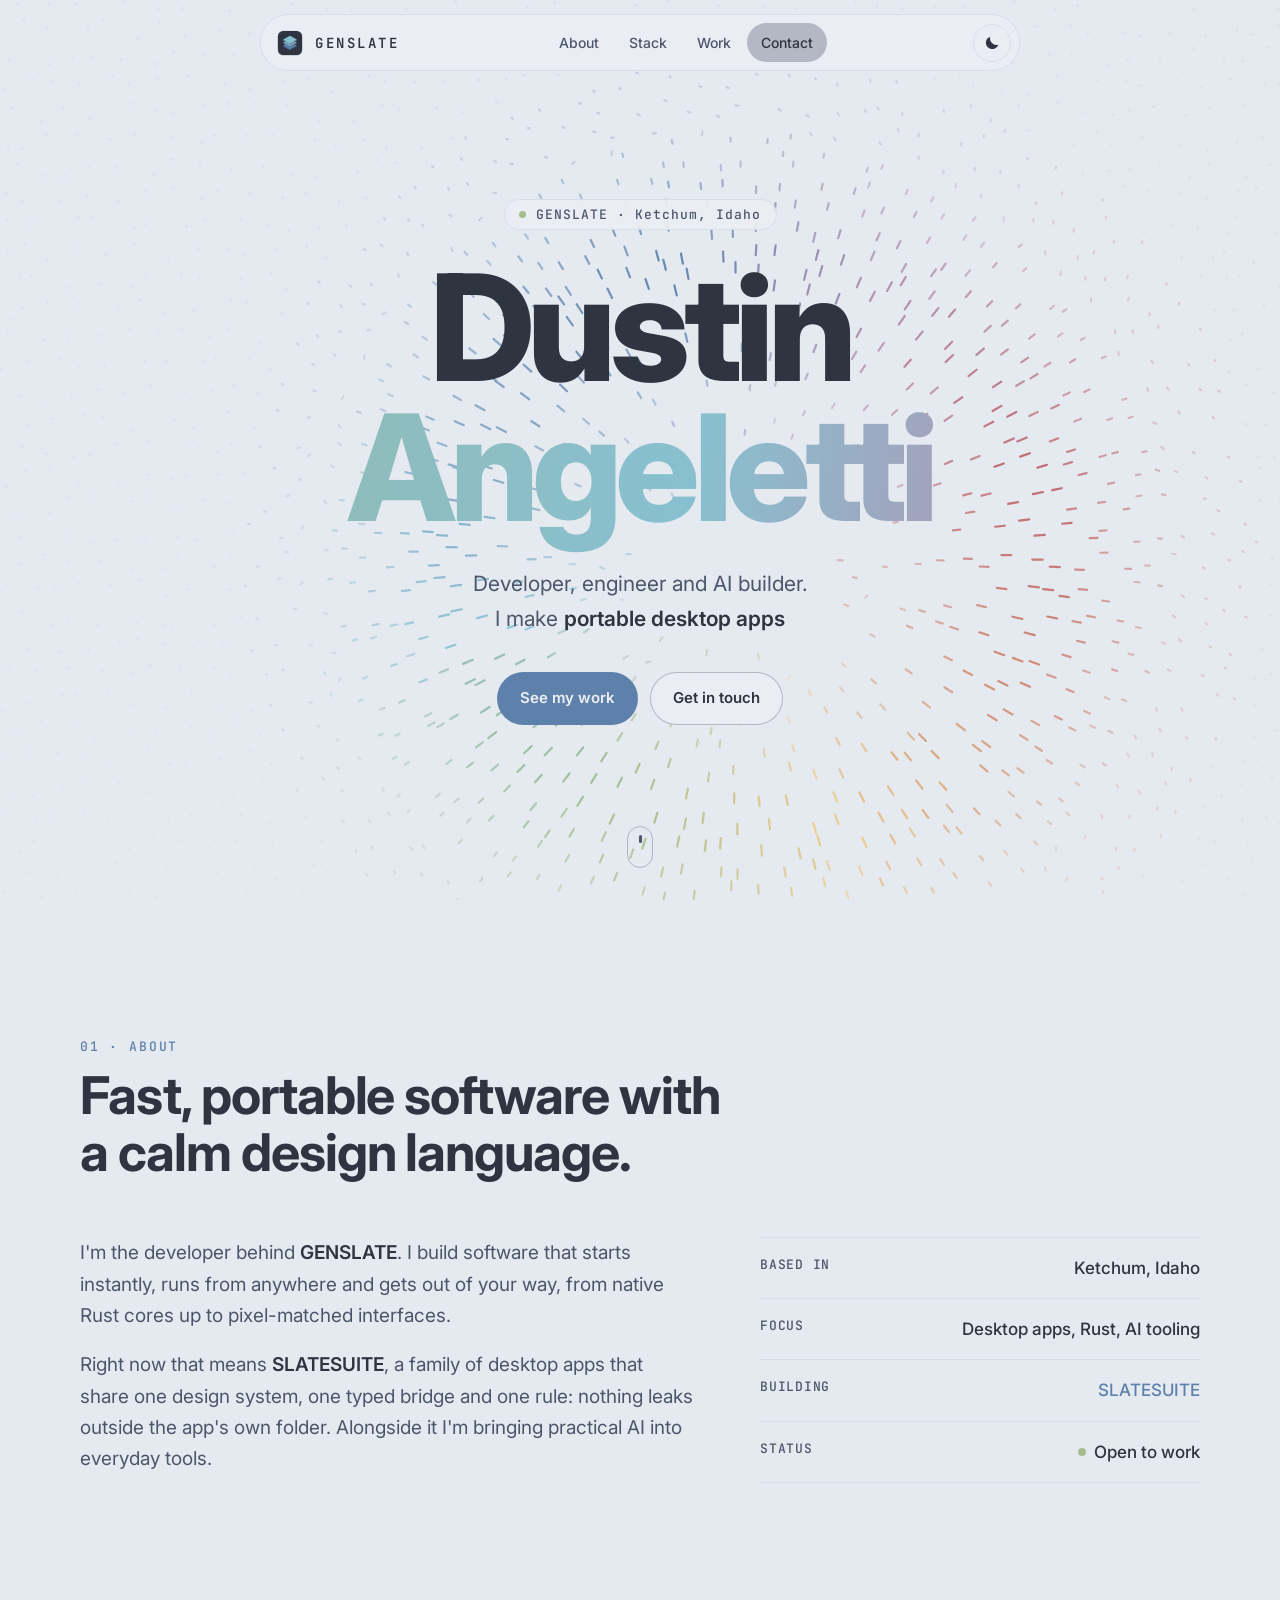
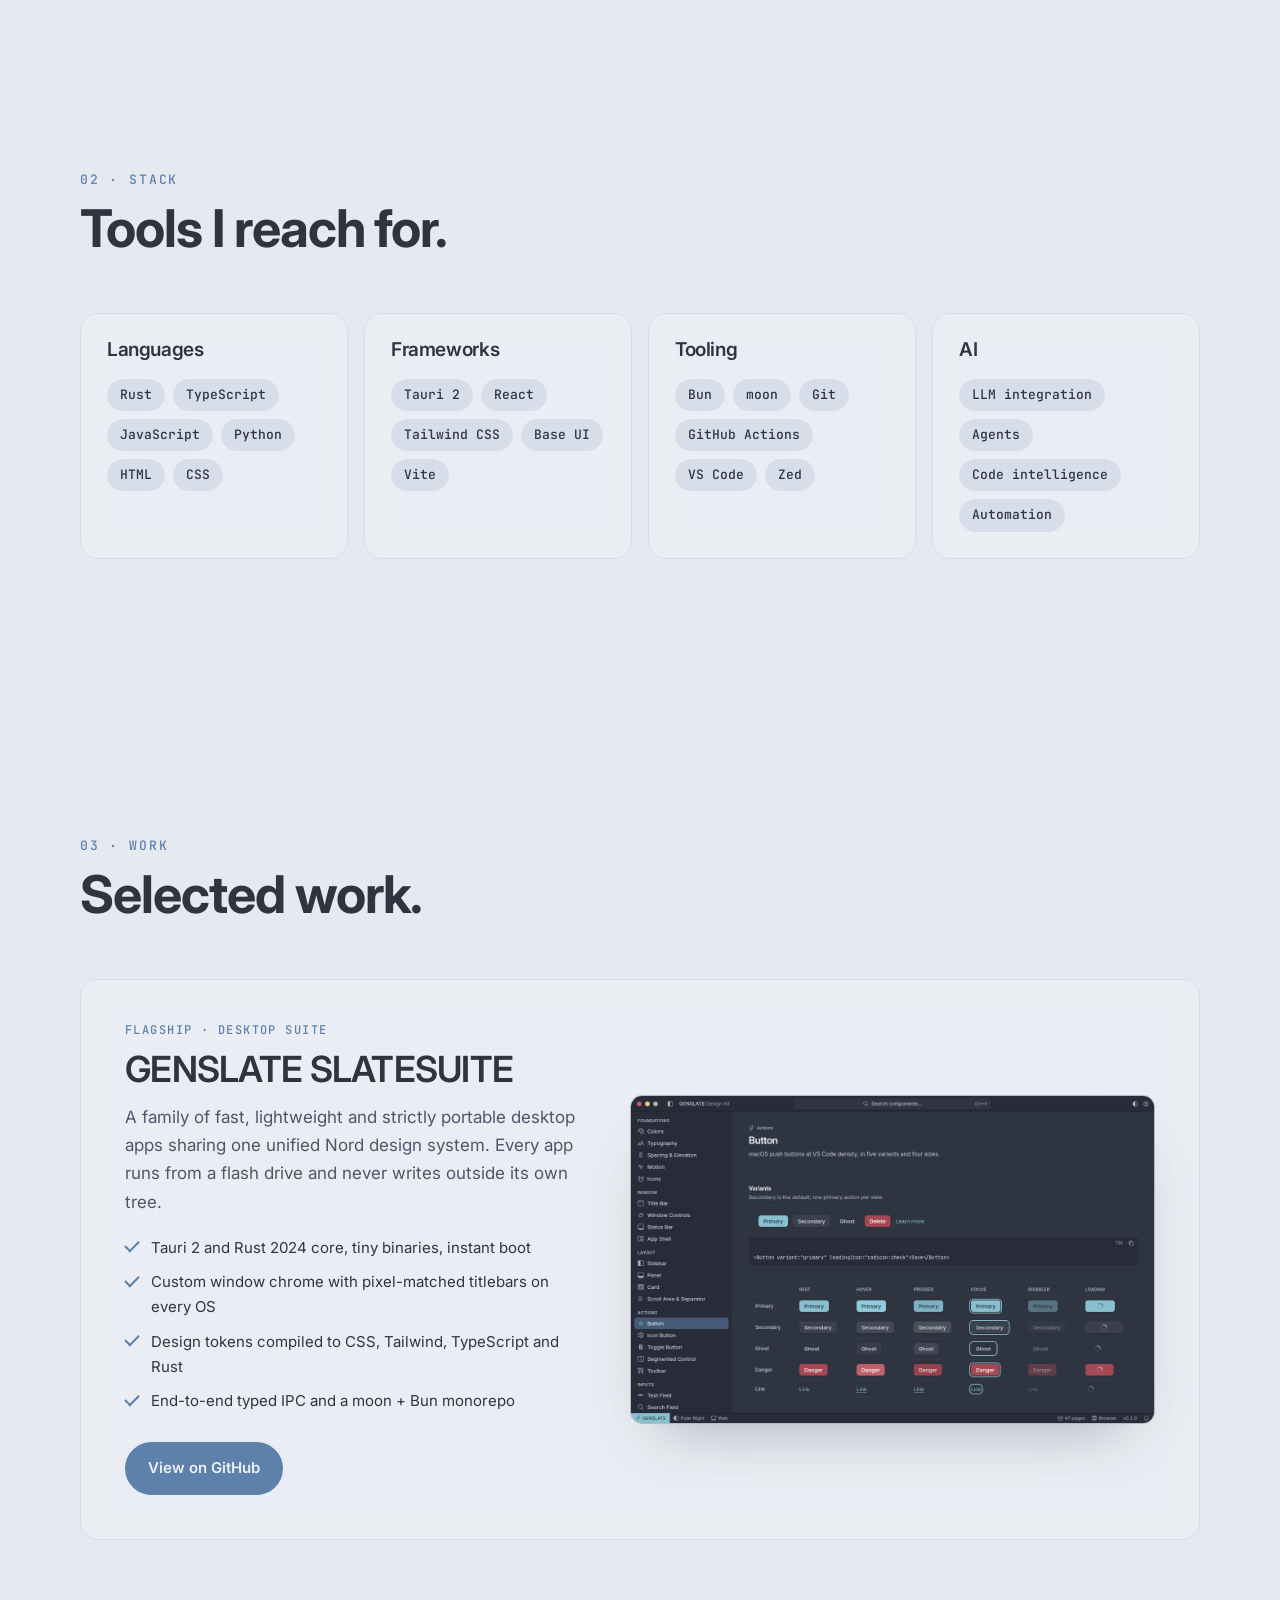
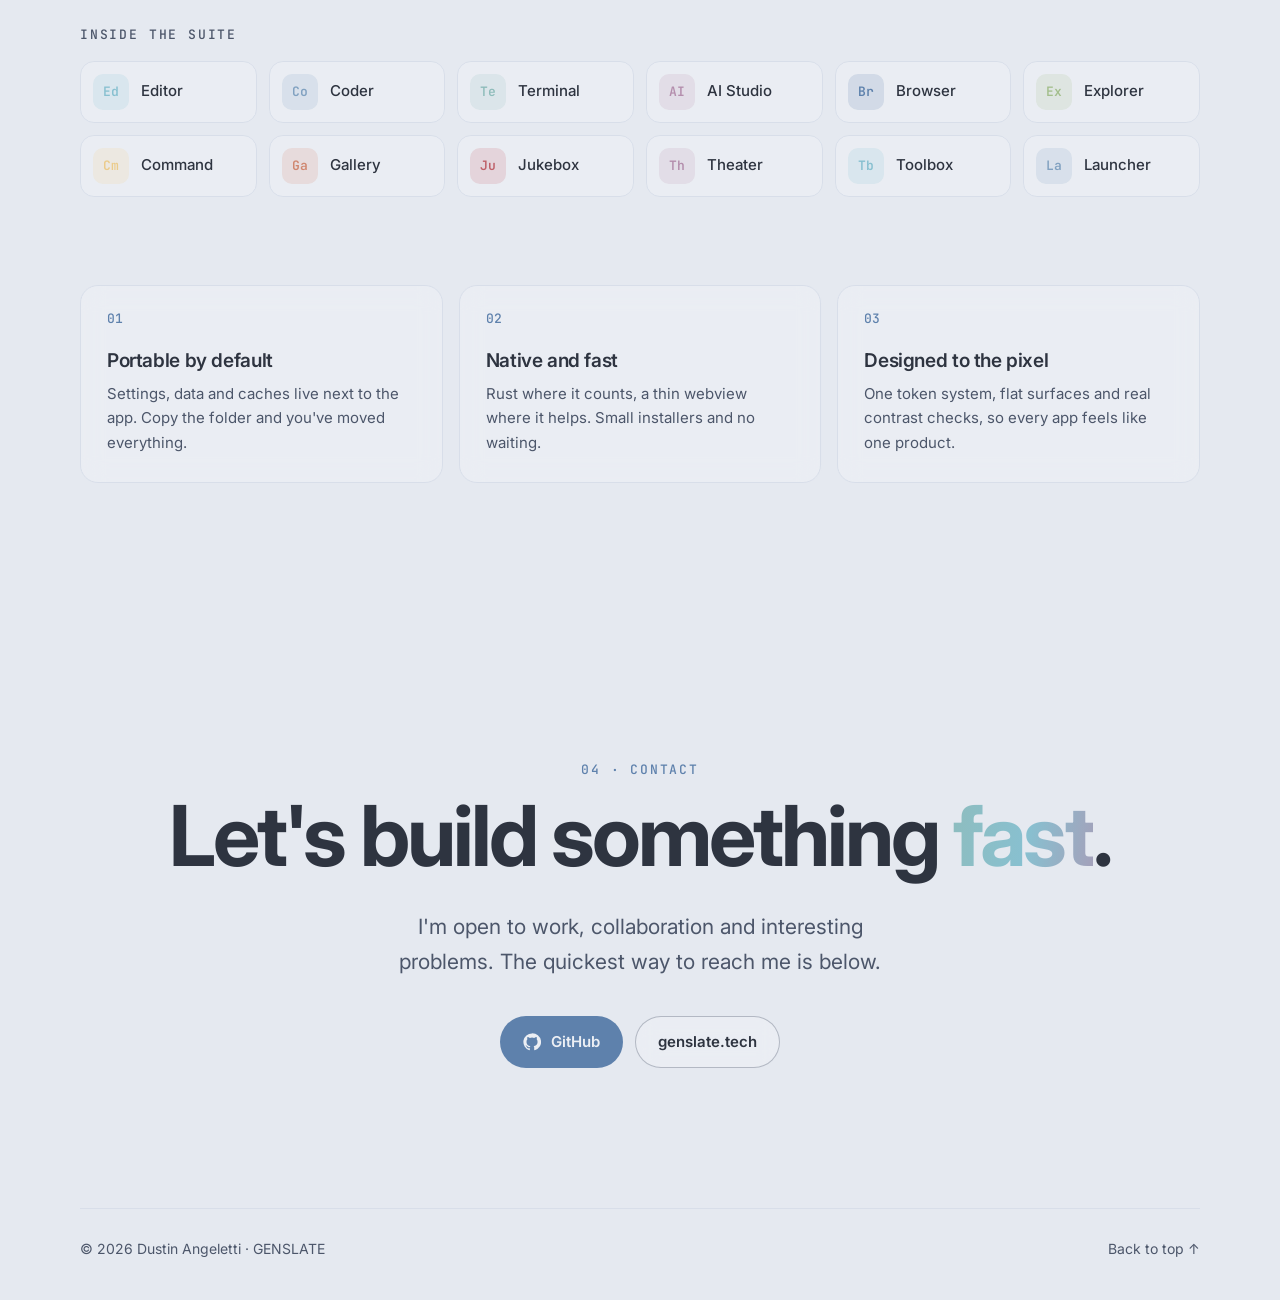
<file: index.html>
<!doctype html>
<html lang="en" data-theme="dark">
<head>
  <meta charset="utf-8" />
  <meta name="viewport" content="width=device-width, initial-scale=1" />
  <title>Dustin Angeletti · GENSLATE</title>
  <meta name="description" content="Dustin Angeletti is a developer and engineer building GENSLATE: fast, portable desktop software, native Rust cores and practical AI tools." />
  <meta name="author" content="Dustin Angeletti" />
  <link rel="canonical" href="https://genslate.github.io/" />
  <meta name="color-scheme" content="dark light" />
  <meta name="theme-color" content="#2e3440" media="(prefers-color-scheme: dark)" />
  <meta name="theme-color" content="#e5e9f0" media="(prefers-color-scheme: light)" />

  <meta property="og:type" content="website" />
  <meta property="og:url" content="https://genslate.github.io/" />
  <meta property="og:title" content="Dustin Angeletti · GENSLATE" />
  <meta property="og:description" content="Developer, engineer, AI. Building fast, portable software with a calm, flat design language." />
  <meta property="og:image" content="https://genslate.github.io/assets/og.png" />
  <meta name="twitter:card" content="summary_large_image" />

  <link rel="icon" href="assets/genslate-mark.svg" type="image/svg+xml" />
  <link rel="manifest" href="site.webmanifest" />

  <link rel="preconnect" href="https://fonts.googleapis.com" />
  <link rel="preconnect" href="https://fonts.gstatic.com" crossorigin />
  <link rel="stylesheet" href="https://fonts.googleapis.com/css2?family=Inter:wght@400;500;600;700;800&family=JetBrains+Mono:wght@400;500&display=swap" />
  <link rel="stylesheet" href="styles.css" />

  <!-- Apply the saved theme before first paint, and flag that JS is on for reveal animations. -->
  <script>
    (function () {
      var d = document.documentElement;
      d.classList.add('js');
      var t = null;
      try { t = localStorage.getItem('theme'); } catch (e) {}
      if (!t) t = matchMedia('(prefers-color-scheme: light)').matches ? 'light' : 'dark';
      d.dataset.theme = t;
    })();
  </script>
  <script src="main.js" defer></script>

  <script type="application/ld+json">
  {
    "@context": "https://schema.org",
    "@type": "Person",
    "name": "Dustin Angeletti",
    "alternateName": "GENSLATE",
    "url": "https://genslate.github.io/",
    "jobTitle": "Developer, Engineer, AI",
    "worksFor": { "@type": "Organization", "name": "GENSLATE", "url": "https://www.genslate.tech" },
    "address": { "@type": "PostalAddress", "addressLocality": "Ketchum", "addressRegion": "ID", "addressCountry": "US" },
    "sameAs": ["https://github.com/GENSLATE", "https://www.genslate.tech"]
  }
  </script>
</head>
<body>
  <a class="skip" href="#main">Skip to content</a>
  <canvas id="field" aria-hidden="true"></canvas>
  <div class="progress" aria-hidden="true"></div>

  <header class="nav" id="top">
    <a class="brand" href="#top" aria-label="GENSLATE home">
      <img src="assets/genslate-mark.svg" alt="" width="30" height="30" />
      <span>GENSLATE</span>
    </a>
    <nav aria-label="Sections">
      <ul>
        <li><a href="#about">About</a></li>
        <li><a href="#stack">Stack</a></li>
        <li><a href="#work">Work</a></li>
        <li><a href="#contact">Contact</a></li>
      </ul>
    </nav>
    <button class="theme" type="button" aria-label="Switch color theme" title="Switch theme">
      <svg class="sun" viewBox="0 0 24 24" aria-hidden="true"><circle cx="12" cy="12" r="4.5"/><path d="M12 2v2.5M12 19.5V22M2 12h2.5M19.5 12H22M4.9 4.9l1.8 1.8M17.3 17.3l1.8 1.8M4.9 19.1l1.8-1.8M17.3 6.7l1.8-1.8"/></svg>
      <svg class="moon" viewBox="0 0 24 24" aria-hidden="true"><path d="M20.5 14.2A8.5 8.5 0 0 1 9.8 3.5a8.5 8.5 0 1 0 10.7 10.7Z"/></svg>
    </button>
  </header>

  <main id="main">
    <section class="hero" aria-labelledby="hero-title">
      <p class="eyebrow reveal"><span class="dot" aria-hidden="true"></span>GENSLATE · Ketchum, Idaho</p>
      <h1 id="hero-title" class="reveal">Dustin<br /><span class="grad">Angeletti</span></h1>
      <p class="lede reveal">
        Developer, engineer and AI builder. I make
        <span class="rotator" aria-live="polite"><span class="word">portable desktop apps</span></span>
      </p>
      <div class="cta reveal">
        <a class="btn primary" href="#work">See my work</a>
        <a class="btn ghost" href="#contact">Get in touch</a>
      </div>
      <a class="scroll-hint" href="#about" aria-label="Scroll to About">
        <span></span>
      </a>
    </section>

    <section id="about" class="section" aria-labelledby="about-title">
      <div class="section-head reveal">
        <p class="kicker">01 · About</p>
        <h2 id="about-title">Fast, portable software with a calm design language.</h2>
      </div>
      <div class="about-grid">
        <div class="prose reveal">
          <p>
            I'm the developer behind <strong>GENSLATE</strong>. I build software that starts instantly,
            runs from anywhere and gets out of your way, from native Rust cores up to pixel-matched
            interfaces.
          </p>
          <p>
            Right now that means <strong>SLATESUITE</strong>, a family of desktop apps that share one
            design system, one typed bridge and one rule: nothing leaks outside the app's own folder.
            Alongside it I'm bringing practical AI into everyday tools.
          </p>
        </div>
        <dl class="facts reveal">
          <div><dt>Based in</dt><dd>Ketchum, Idaho</dd></div>
          <div><dt>Focus</dt><dd>Desktop apps, Rust, AI tooling</dd></div>
          <div><dt>Building</dt><dd><a href="https://github.com/GENSLATE/GENSLATE-SLATESUITE">SLATESUITE</a></dd></div>
          <div><dt>Status</dt><dd><span class="status" aria-hidden="true"></span>Open to work</dd></div>
        </dl>
      </div>
    </section>

    <section id="stack" class="section" aria-labelledby="stack-title">
      <div class="section-head reveal">
        <p class="kicker">02 · Stack</p>
        <h2 id="stack-title">Tools I reach for.</h2>
      </div>
      <div class="stack-grid">
        <article class="card glow reveal">
          <h3>Languages</h3>
          <ul class="chips"><li>Rust</li><li>TypeScript</li><li>JavaScript</li><li>Python</li><li>HTML</li><li>CSS</li></ul>
        </article>
        <article class="card glow reveal">
          <h3>Frameworks</h3>
          <ul class="chips"><li>Tauri 2</li><li>React</li><li>Tailwind CSS</li><li>Base UI</li><li>Vite</li></ul>
        </article>
        <article class="card glow reveal">
          <h3>Tooling</h3>
          <ul class="chips"><li>Bun</li><li>moon</li><li>Git</li><li>GitHub Actions</li><li>VS Code</li><li>Zed</li></ul>
        </article>
        <article class="card glow reveal">
          <h3>AI</h3>
          <ul class="chips"><li>LLM integration</li><li>Agents</li><li>Code intelligence</li><li>Automation</li></ul>
        </article>
      </div>
    </section>

    <section id="work" class="section" aria-labelledby="work-title">
      <div class="section-head reveal">
        <p class="kicker">03 · Work</p>
        <h2 id="work-title">Selected work.</h2>
      </div>

      <article class="feature card glow reveal">
        <div class="feature-copy">
          <p class="tag">Flagship · Desktop suite</p>
          <h3>GENSLATE SLATESUITE</h3>
          <p>
            A family of fast, lightweight and strictly portable desktop apps sharing one unified Nord
            design system. Every app runs from a flash drive and never writes outside its own tree.
          </p>
          <ul class="ticks">
            <li>Tauri 2 and Rust 2024 core, tiny binaries, instant boot</li>
            <li>Custom window chrome with pixel-matched titlebars on every OS</li>
            <li>Design tokens compiled to CSS, Tailwind, TypeScript and Rust</li>
            <li>End-to-end typed IPC and a moon + Bun monorepo</li>
          </ul>
          <div class="cta">
            <a class="btn primary" href="https://github.com/GENSLATE/GENSLATE-SLATESUITE">View on GitHub</a>
          </div>
        </div>
        <figure class="feature-shot">
          <img src="assets/slatesuite.png" width="1280" height="800" loading="lazy" decoding="async"
               alt="The SLATESUITE design kit app in the Polar Night theme, with a custom titlebar, sidebar and color palette." />
        </figure>
      </article>

      <h3 class="sub reveal">Inside the suite</h3>
      <ul class="apps">
        <li class="reveal" style="--c: var(--frost-2)"><b>Ed</b><span>Editor</span></li>
        <li class="reveal" style="--c: var(--frost-3)"><b>Co</b><span>Coder</span></li>
        <li class="reveal" style="--c: var(--frost-1)"><b>Te</b><span>Terminal</span></li>
        <li class="reveal" style="--c: var(--purple)"><b>AI</b><span>AI Studio</span></li>
        <li class="reveal" style="--c: var(--frost-4)"><b>Br</b><span>Browser</span></li>
        <li class="reveal" style="--c: var(--green)"><b>Ex</b><span>Explorer</span></li>
        <li class="reveal" style="--c: var(--yellow)"><b>Cm</b><span>Command</span></li>
        <li class="reveal" style="--c: var(--orange)"><b>Ga</b><span>Gallery</span></li>
        <li class="reveal" style="--c: var(--red)"><b>Ju</b><span>Jukebox</span></li>
        <li class="reveal" style="--c: var(--purple)"><b>Th</b><span>Theater</span></li>
        <li class="reveal" style="--c: var(--frost-2)"><b>Tb</b><span>Toolbox</span></li>
        <li class="reveal" style="--c: var(--frost-3)"><b>La</b><span>Launcher</span></li>
      </ul>

      <div class="principles">
        <article class="card glow reveal">
          <span class="num">01</span>
          <h3>Portable by default</h3>
          <p>Settings, data and caches live next to the app. Copy the folder and you've moved everything.</p>
        </article>
        <article class="card glow reveal">
          <span class="num">02</span>
          <h3>Native and fast</h3>
          <p>Rust where it counts, a thin webview where it helps. Small installers and no waiting.</p>
        </article>
        <article class="card glow reveal">
          <span class="num">03</span>
          <h3>Designed to the pixel</h3>
          <p>One token system, flat surfaces and real contrast checks, so every app feels like one product.</p>
        </article>
      </div>
    </section>

    <section id="contact" class="section contact" aria-labelledby="contact-title">
      <div class="reveal">
        <p class="kicker">04 · Contact</p>
        <h2 id="contact-title">Let's build something<span class="grad"> fast</span>.</h2>
        <p class="lede">I'm open to work, collaboration and interesting problems. The quickest way to reach me is below.</p>
        <div class="cta center">
          <a class="btn primary" href="https://github.com/GENSLATE">
            <svg viewBox="0 0 24 24" aria-hidden="true"><path d="M12 .5a11.5 11.5 0 0 0-3.64 22.41c.58.1.79-.25.79-.56v-2c-3.2.7-3.88-1.37-3.88-1.37-.53-1.33-1.28-1.69-1.28-1.69-1.05-.72.08-.7.08-.7 1.16.08 1.77 1.19 1.77 1.19 1.03 1.77 2.7 1.26 3.36.96.1-.75.4-1.26.73-1.55-2.55-.29-5.24-1.28-5.24-5.69 0-1.26.45-2.28 1.19-3.09-.12-.29-.52-1.46.11-3.05 0 0 .97-.31 3.17 1.18a11 11 0 0 1 5.77 0c2.2-1.49 3.17-1.18 3.17-1.18.63 1.59.23 2.76.11 3.05.74.81 1.19 1.83 1.19 3.09 0 4.42-2.7 5.4-5.26 5.68.41.36.78 1.06.78 2.14v3.17c0 .31.21.67.8.56A11.5 11.5 0 0 0 12 .5Z"/></svg>
            GitHub
          </a>
          <a class="btn ghost" href="https://www.genslate.tech">genslate.tech</a>
          <!-- Fill in and uncomment once the handles are final.
          <a class="btn ghost" href="mailto:YOUR_EMAIL">Email</a>
          <a class="btn ghost" href="https://www.linkedin.com/in/YOUR_HANDLE">LinkedIn</a>
          <a class="btn ghost" href="https://x.com/YOUR_HANDLE">X</a>
          <a class="btn ghost" href="https://discord.gg/YOUR_INVITE">Discord</a>
          -->
        </div>
      </div>
    </section>
  </main>

  <footer class="footer">
    <p>© <span id="year">2026</span> Dustin Angeletti · GENSLATE</p>
    <a href="#top">Back to top ↑</a>
  </footer>
</body>
</html>
</file>
<file: styles.css>
/* GENSLATE developer profile. Flat Nord surfaces, one accent, motion that respects the user. */

/* Official Nord palette (nordtheme.com): Polar Night 0-3, Snow Storm 4-6, Frost 7-10, Aurora 11-15. */
:root {
  --nord0: #2e3440;
  --nord1: #3b4252;
  --nord2: #434c5e;
  --nord3: #4c566a;
  --nord4: #d8dee9;
  --nord5: #e5e9f0;
  --nord6: #eceff4;
  --nord7: #8fbcbb;
  --nord8: #88c0d0;
  --nord9: #81a1c1;
  --nord10: #5e81ac;
  --nord11: #bf616a;
  --nord12: #d08770;
  --nord13: #ebcb8b;
  --nord14: #a3be8c;
  --nord15: #b48ead;

  --frost-1: var(--nord7);
  --frost-2: var(--nord8);
  --frost-3: var(--nord9);
  --frost-4: var(--nord10);
  --red: var(--nord11);
  --orange: var(--nord12);
  --yellow: var(--nord13);
  --green: var(--nord14);
  --purple: var(--nord15);

  /* Polar Night ambiance */
  --bg: var(--nord0);
  --surface: rgb(59 66 82 / 0.62);       /* nord1 */
  --line: rgb(76 86 106 / 0.45);         /* nord3 */
  --line-strong: rgb(76 86 106 / 0.9);   /* nord3 */
  --text: var(--nord6);
  --muted: var(--nord4);
  --accent: var(--nord8);
  --accent-ink: var(--nord0);
  --shadow: rgb(46 52 64 / 0.9);         /* nord0 */

  --radius: 18px;
  --max: 1120px;
  --gutter: clamp(16px, 5vw, 48px);
  --ease: cubic-bezier(.2, .7, .2, 1);
  --font: "Inter", system-ui, -apple-system, "Segoe UI", sans-serif;
  --mono: "JetBrains Mono", ui-monospace, SFMono-Regular, Menlo, monospace;

  color-scheme: dark;
}

/* Snow Storm ambiance */
:root[data-theme="light"] {
  --bg: var(--nord5);
  --surface: rgb(236 239 244 / 0.78);    /* nord6 */
  --line: rgb(216 222 233 / 1);          /* nord4 */
  --line-strong: rgb(76 86 106 / 0.35);  /* nord3 */
  --text: var(--nord0);
  --muted: var(--nord3);
  --accent: var(--nord10);
  --accent-ink: var(--nord6);
  --shadow: rgb(76 86 106 / 0.45);       /* nord3 */
  color-scheme: light;
}

*,
*::before,
*::after { box-sizing: border-box; }

html { scroll-behavior: smooth; scroll-padding-top: 88px; -webkit-text-size-adjust: 100%; }

body {
  margin: 0;
  background: var(--bg);
  color: var(--text);
  font: 400 17px/1.65 var(--font);
  -webkit-font-smoothing: antialiased;
  overflow-x: clip;
  transition: background-color .5s var(--ease), color .5s var(--ease);
}

img { max-width: 100%; height: auto; display: block; }
a { color: inherit; text-decoration: none; }
p a, dd a { color: var(--accent); }
p a:hover, dd a:hover { text-decoration: underline; text-underline-offset: 3px; }
strong { font-weight: 600; }

:focus-visible { outline: 2px solid var(--accent); outline-offset: 3px; border-radius: 6px; }

.skip {
  position: fixed; left: 16px; top: -60px; z-index: 50;
  padding: 10px 14px; border-radius: 10px;
  background: var(--accent); color: var(--accent-ink); font-weight: 600;
}
.skip:focus { top: 16px; }

/* ---------- Background field ---------- */

#field {
  position: fixed; inset: 0;
  width: 100%; height: 100%;
  z-index: -1;
  pointer-events: none;
}

/* Scroll progress: decorative, so it's progressive enhancement only. */
.progress {
  position: fixed; top: 0; left: 0; right: 0; height: 2px; z-index: 40;
  background: linear-gradient(90deg, var(--frost-1), var(--frost-2), var(--purple), var(--orange));
  transform-origin: 0 50%;
  transform: scaleX(0);
}
@media (prefers-reduced-motion: no-preference) {
  @supports ((animation-timeline: scroll()) and (animation-range: 0% 100%)) {
    .progress { animation: grow-x linear both; animation-timeline: scroll(root); }
    @keyframes grow-x { to { transform: scaleX(1); } }
  }
}

/* ---------- Nav ---------- */

.nav {
  position: fixed; z-index: 30;
  top: 14px; left: 50%; translate: -50% 0;
  width: min(calc(100% - 32px), 760px);
  display: flex; align-items: center; justify-content: space-between; gap: 12px;
  padding: 8px 8px 8px 14px;
  border: 1px solid var(--line);
  border-radius: 999px;
  background: var(--surface);
  backdrop-filter: blur(14px) saturate(140%);
  -webkit-backdrop-filter: blur(14px) saturate(140%);
  transition: border-color .3s, box-shadow .3s;
}
.nav.scrolled { border-color: var(--line-strong); box-shadow: 0 10px 30px -18px var(--shadow); }

.brand { display: flex; align-items: center; gap: 10px; font: 600 14px/1 var(--mono); letter-spacing: .18em; }
.brand img { width: 30px; height: 30px; transition: rotate .6s var(--ease); }
.brand:hover img { rotate: -12deg; }

.nav ul { display: flex; gap: 2px; margin: 0; padding: 0; list-style: none; }
.nav li a {
  display: block; padding: 8px 14px; border-radius: 999px;
  font-size: 14px; font-weight: 500; color: var(--muted);
  transition: color .2s, background-color .2s;
}
.nav li a:hover { color: var(--text); background: var(--line); }
.nav li a.active { color: var(--text); background: var(--line-strong); }

.theme {
  display: grid; place-items: center;
  width: 38px; height: 38px; border-radius: 50%;
  border: 1px solid var(--line); background: transparent; color: var(--text);
  cursor: pointer; transition: background-color .2s, rotate .5s var(--ease);
}
.theme:hover { background: var(--line); rotate: 25deg; }
.theme svg { width: 18px; height: 18px; fill: none; stroke: currentColor; stroke-width: 1.8; stroke-linecap: round; grid-area: 1 / 1; transition: opacity .3s, scale .3s var(--ease); }
.theme .moon { fill: currentColor; stroke: none; }
[data-theme="dark"] .theme .moon,
[data-theme="light"] .theme .sun { opacity: 0; scale: .5; }

@media (max-width: 640px) {
  .nav ul li:nth-child(-n + 2) { display: none; }
  .brand span { display: none; }
}

/* ---------- Layout ---------- */

main { position: relative; }

.section {
  width: min(100% - 2 * var(--gutter), var(--max));
  margin-inline: auto;
  padding-block: clamp(80px, 12vw, 140px);
}

.section-head { max-width: 760px; margin-bottom: clamp(32px, 5vw, 56px); }
.kicker {
  margin: 0 0 14px;
  font: 500 13px/1 var(--mono); letter-spacing: .14em; text-transform: uppercase;
  color: var(--accent);
}
h1, h2, h3 { margin: 0; letter-spacing: -.02em; line-height: 1.1; }
h2 { font-size: clamp(30px, 4.6vw, 52px); font-weight: 700; text-wrap: balance; }
h3 { font-size: 19px; font-weight: 600; }

.grad {
  background: linear-gradient(100deg, var(--frost-1) 0%, var(--frost-2) 30%, var(--purple) 65%, var(--orange) 100%);
  background-size: 200% 100%;
  -webkit-background-clip: text; background-clip: text;
  color: transparent;
  animation: sheen 8s ease-in-out infinite alternate;
}
@keyframes sheen { to { background-position: 100% 0; } }

/* ---------- Hero ---------- */

.hero {
  min-height: 100svh;
  display: flex; flex-direction: column; align-items: center; justify-content: center;
  text-align: center;
  padding: 120px var(--gutter) 96px;
  position: relative;
}
.eyebrow {
  display: inline-flex; align-items: center; gap: 10px;
  margin: 0 0 28px; padding: 8px 14px;
  border: 1px solid var(--line); border-radius: 999px;
  background: var(--surface);
  backdrop-filter: blur(10px); -webkit-backdrop-filter: blur(10px);
  font: 500 13px/1 var(--mono); letter-spacing: .08em; color: var(--muted);
}
.dot { width: 7px; height: 7px; border-radius: 50%; background: var(--green); box-shadow: 0 0 0 0 rgb(163 190 140 / .6); animation: ping 2.2s infinite; }
@keyframes ping { 70% { box-shadow: 0 0 0 9px rgb(163 190 140 / 0); } 100% { box-shadow: 0 0 0 0 rgb(163 190 140 / 0); } }

.hero h1 {
  font-size: clamp(56px, 12vw, 148px);
  font-weight: 800;
  line-height: .95;
  letter-spacing: -.045em;
}
.lede { max-width: 620px; margin: 28px auto 0; font-size: clamp(17px, 2vw, 21px); color: var(--muted); text-wrap: balance; }
.hero .lede { min-height: 2lh; }

.rotator { display: inline-block; color: var(--text); font-weight: 600; white-space: nowrap; }
.rotator .word { display: inline-block; }
.rotator .word.out { animation: word-out .35s var(--ease) forwards; }
.rotator .word.in { animation: word-in .5s var(--ease) both; }
@keyframes word-out { to { opacity: 0; translate: 0 -.5em; filter: blur(4px); } }
@keyframes word-in { from { opacity: 0; translate: 0 .5em; filter: blur(4px); } }

.cta { display: flex; flex-wrap: wrap; gap: 12px; margin-top: 36px; justify-content: center; }
.feature .cta { justify-content: flex-start; margin-top: 28px; }

.btn {
  display: inline-flex; align-items: center; gap: 10px;
  padding: 13px 22px; border-radius: 999px;
  font-weight: 600; font-size: 15px;
  border: 1px solid transparent;
  transition: translate .25s var(--ease), background-color .25s, border-color .25s, box-shadow .25s;
}
.btn svg { width: 18px; height: 18px; fill: currentColor; }
.btn:hover { translate: 0 -2px; }
.btn.primary { background: var(--accent); color: var(--accent-ink); }
.btn.primary:hover { box-shadow: 0 12px 28px -12px var(--accent); }
.btn.ghost { border-color: var(--line-strong); background: var(--surface); backdrop-filter: blur(10px); -webkit-backdrop-filter: blur(10px); }
.btn.ghost:hover { border-color: var(--accent); }

.scroll-hint {
  position: absolute; bottom: 32px; left: 50%; translate: -50% 0;
  width: 26px; height: 42px; border: 1.5px solid var(--line-strong); border-radius: 14px;
}
.scroll-hint span {
  position: absolute; left: 50%; top: 8px; width: 3px; height: 8px; margin-left: -1.5px;
  border-radius: 2px; background: var(--muted);
  animation: wheel 1.8s var(--ease) infinite;
}
@keyframes wheel { 0% { opacity: 0; translate: 0 0; } 30% { opacity: 1; } 100% { opacity: 0; translate: 0 14px; } }

/* ---------- Cards ---------- */

.card {
  position: relative;
  padding: 26px;
  border: 1px solid var(--line);
  border-radius: var(--radius);
  background: var(--surface);
  backdrop-filter: blur(12px); -webkit-backdrop-filter: blur(12px);
  transition: border-color .3s, transform .35s var(--ease);
  overflow: hidden;
}
.card:hover { border-color: var(--line-strong); transform: translateY(-3px); }
/* Pointer-follow spotlight; --mx/--my are set from main.js. */
.glow::before {
  content: ""; position: absolute; inset: 0; pointer-events: none;
  background: radial-gradient(420px circle at var(--mx, 50%) var(--my, 50%), rgb(136 192 208 / .12), transparent 45%);
  opacity: 0; transition: opacity .3s;
}
.glow:hover::before { opacity: 1; }

/* ---------- About ---------- */

.about-grid { display: grid; grid-template-columns: 1.4fr 1fr; gap: clamp(28px, 5vw, 64px); align-items: start; }
.prose p { margin: 0 0 18px; font-size: 19px; color: var(--muted); }
.prose strong { color: var(--text); }
.facts { margin: 0; border-top: 1px solid var(--line); }
.facts div { display: flex; justify-content: space-between; gap: 16px; padding: 16px 0; border-bottom: 1px solid var(--line); }
.facts dt { font: 500 13px/1.7 var(--mono); letter-spacing: .06em; text-transform: uppercase; color: var(--muted); }
.facts dd { margin: 0; font-weight: 500; text-align: right; display: flex; align-items: center; gap: 8px; }
.status { width: 8px; height: 8px; border-radius: 50%; background: var(--green); }

/* ---------- Stack ---------- */

.stack-grid { display: grid; grid-template-columns: repeat(auto-fit, minmax(240px, 1fr)); gap: 16px; }
.chips { display: flex; flex-wrap: wrap; gap: 8px; margin: 18px 0 0; padding: 0; list-style: none; }
.chips li {
  padding: 6px 12px; border-radius: 999px;
  border: 1px solid var(--line); background: var(--line);
  font: 500 13px/1.4 var(--mono); color: var(--text);
  transition: border-color .2s, color .2s;
}
.chips li:hover { border-color: var(--accent); color: var(--accent); }

/* ---------- Work ---------- */

.feature { display: grid; grid-template-columns: 1fr 1.15fr; gap: clamp(24px, 4vw, 48px); align-items: center; padding: clamp(24px, 4vw, 44px); }
.feature h3 { font-size: clamp(26px, 3.2vw, 36px); margin-bottom: 14px; }
.feature p { color: var(--muted); margin: 0; }
.tag { font: 500 12px/1 var(--mono) !important; letter-spacing: .12em; text-transform: uppercase; color: var(--accent) !important; margin-bottom: 14px !important; }
.ticks { margin: 20px 0 0; padding: 0; list-style: none; display: grid; gap: 10px; }
.ticks li { position: relative; padding-left: 26px; font-size: 15px; }
.ticks li::before {
  content: ""; position: absolute; left: 0; top: .5em; width: 14px; height: 8px;
  border-left: 2px solid var(--accent); border-bottom: 2px solid var(--accent);
  rotate: -45deg; translate: 0 -30%;
}
.feature-shot { margin: 0; border-radius: 12px; overflow: hidden; border: 1px solid var(--line-strong); box-shadow: 0 30px 60px -30px var(--shadow); }
.feature-shot img { transition: scale .8s var(--ease); }
.feature:hover .feature-shot img { scale: 1.03; }

.sub { margin: clamp(56px, 8vw, 88px) 0 20px; font: 500 13px/1 var(--mono); letter-spacing: .14em; text-transform: uppercase; color: var(--muted); }

.apps { display: grid; grid-template-columns: repeat(auto-fill, minmax(150px, 1fr)); gap: 12px; margin: 0; padding: 0; list-style: none; }
.apps li {
  display: flex; align-items: center; gap: 12px;
  padding: 12px; border-radius: 14px;
  border: 1px solid var(--line); background: var(--surface);
  font-weight: 500; font-size: 15px;
  transition: border-color .25s, transform .3s var(--ease);
}
.apps li:hover { border-color: var(--c); transform: translateY(-2px); }
.apps b {
  display: grid; place-items: center; flex: none;
  width: 36px; height: 36px; border-radius: 10px;
  background: color-mix(in srgb, var(--c) 18%, transparent);
  color: var(--c); font: 600 13px/1 var(--mono);
}

.principles { display: grid; grid-template-columns: repeat(3, 1fr); gap: 16px; margin-top: clamp(56px, 8vw, 88px); }
.principles p { margin: 10px 0 0; color: var(--muted); font-size: 15px; }
.num { display: block; margin-bottom: 26px; font: 500 13px/1 var(--mono); color: var(--accent); }

/* ---------- Contact / footer ---------- */

.contact { text-align: center; }
.contact h2 { font-size: clamp(38px, 7vw, 84px); letter-spacing: -.035em; }
.cta.center { justify-content: center; }

.footer {
  width: min(100% - 2 * var(--gutter), var(--max));
  margin: 0 auto; padding: 28px 0 40px;
  display: flex; justify-content: space-between; gap: 16px; flex-wrap: wrap;
  border-top: 1px solid var(--line);
  font-size: 14px; color: var(--muted);
}
.footer p { margin: 0; }
.footer a:hover { color: var(--text); }

@media (max-width: 860px) {
  .about-grid, .feature { grid-template-columns: 1fr; }
  .principles { grid-template-columns: 1fr; }
}

/* ---------- Reveal on scroll ---------- */

.js .reveal { opacity: 0; translate: 0 24px; filter: blur(6px); }
.js .reveal.in {
  opacity: 1; translate: 0 0; filter: none;
  /* Keep the hover transitions of cards and tiles alive after they reveal. */
  transition: opacity .9s var(--ease), translate .9s var(--ease), filter .9s var(--ease), transform .35s var(--ease), border-color .3s;
  transition-delay: var(--d, 0s), var(--d, 0s), var(--d, 0s), 0s, 0s;
}

@media (prefers-reduced-motion: reduce) {
  html { scroll-behavior: auto; }
  .js .reveal { opacity: 1; translate: none; filter: none; }
  *, *::before, *::after { animation-duration: .01ms !important; animation-iteration-count: 1 !important; transition-duration: .01ms !important; }
}
</file>
